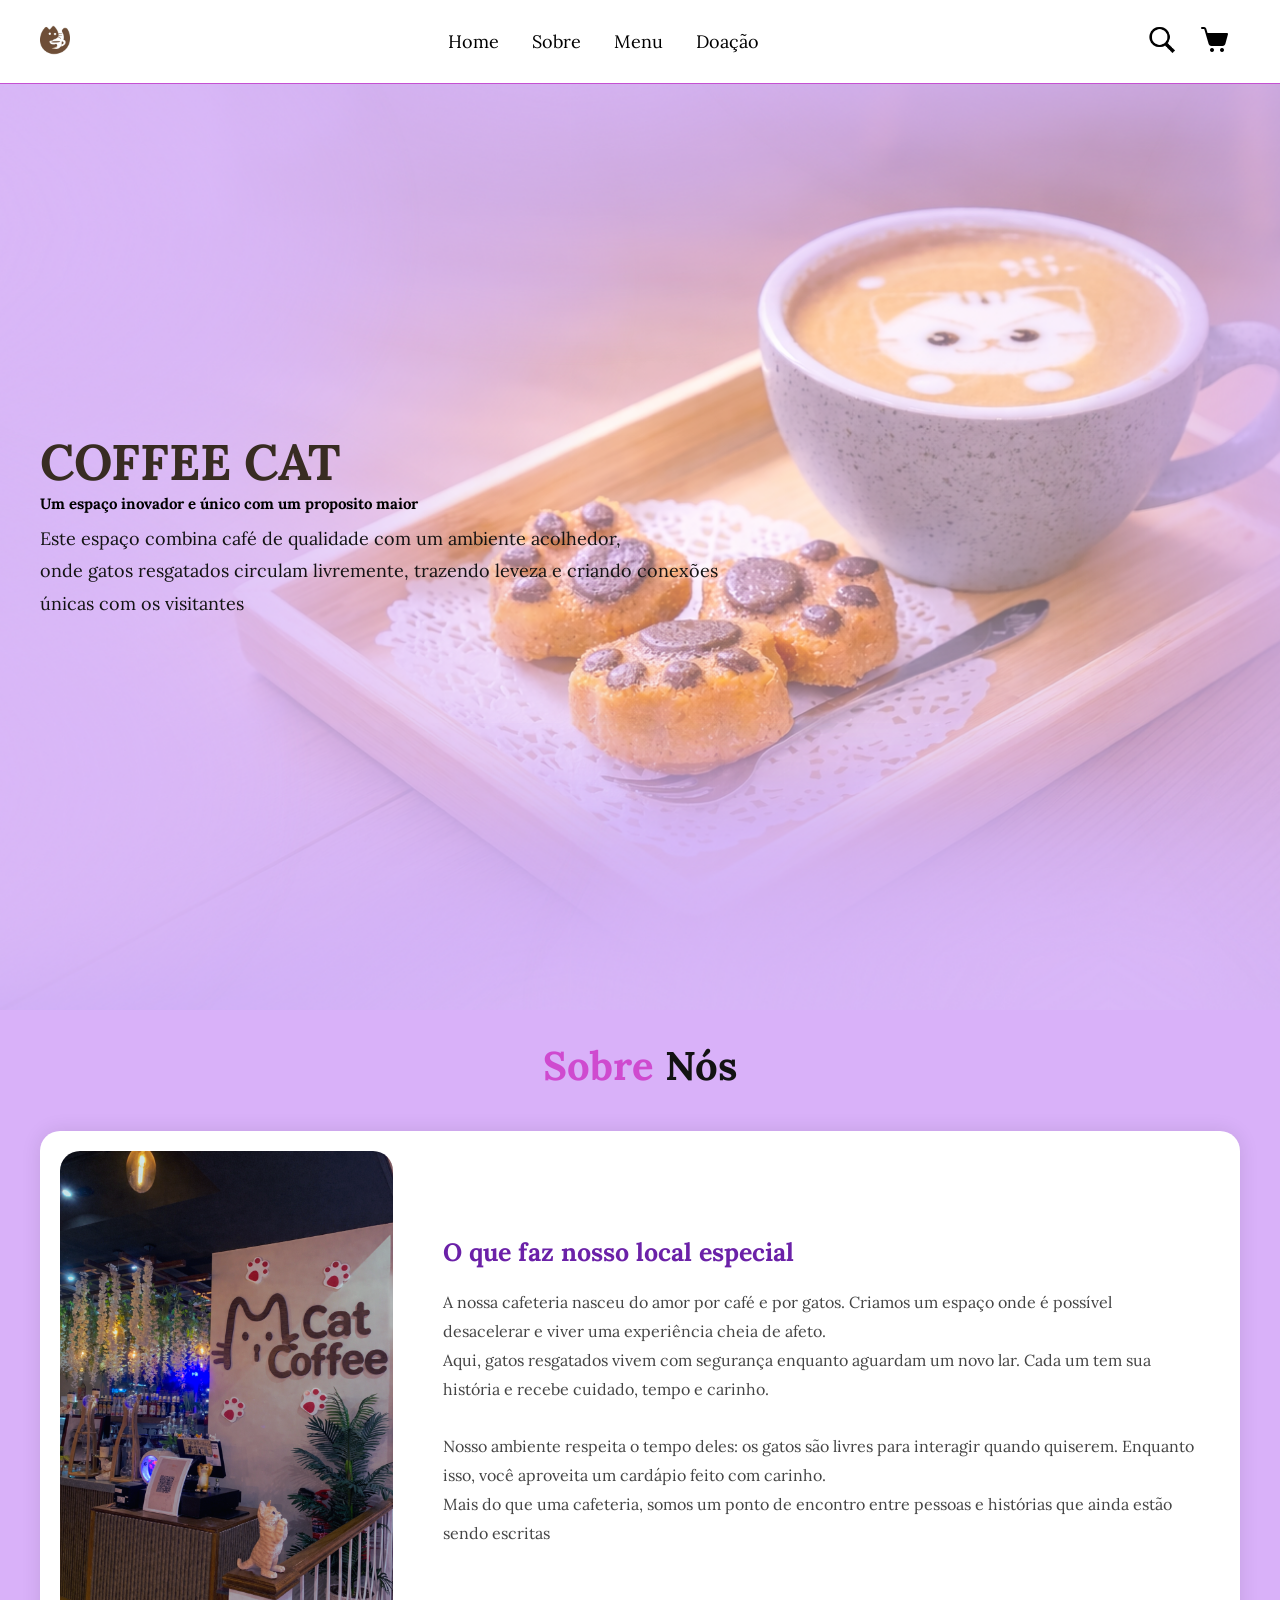
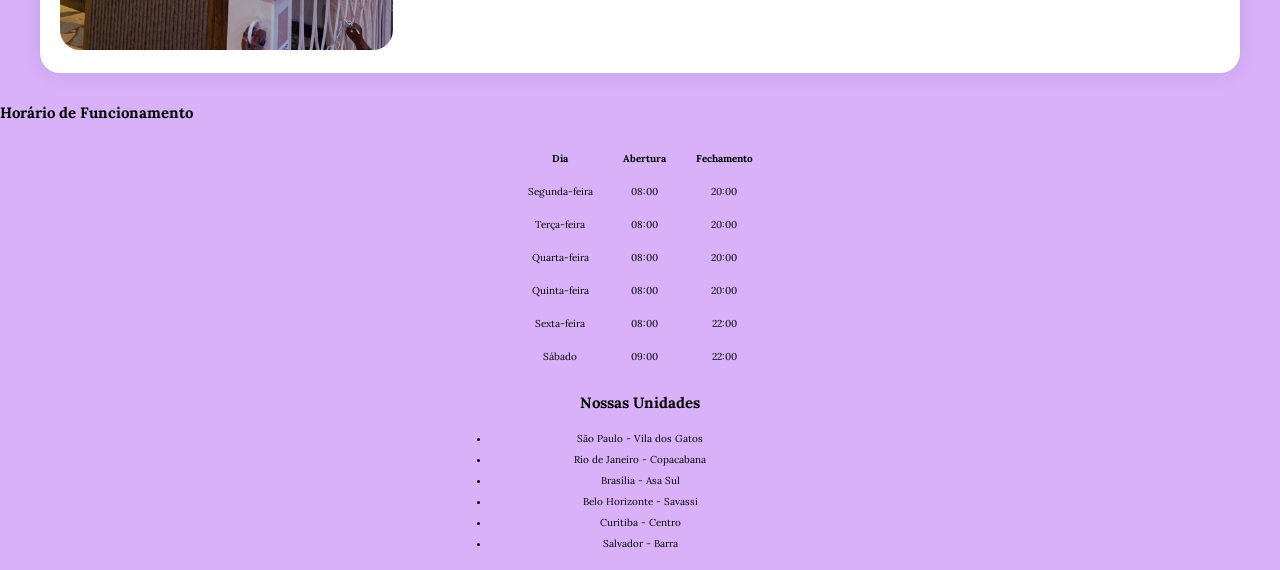
<file: projeto interface/index.html>
<!DOCTYPE html>
<html lang="pt-br">
<head>
    <meta charset="UTF-8">
    <meta name="viewport" content="width=device-width, initial-scale=1.0">
    <link rel="stylesheet" href="./style/style.css">
    <title>Coffee Cat</title>

    <!-- fontes -->
    <link href="https://fonts.googleapis.com/css2?family=Lora&family=Quicksand&display=swap" rel="stylesheet">
</head>

<body>

<header class="header">
    <section>

        <a href="#" class="logo">
            <img width="30" height="30" src="../projeto interface/icons/logo.jpg" alt="logo">
        </a>

        <nav class="navbar">
            <a href="#home">Home</a>
            <a href="#about">Sobre</a>
            <a href="./pagina/menu.html">Menu</a>
            <a href="./pagina/formulario.html">Doação</a>
        </nav>

        <div class="icons">
            <img width="30" height="30" src="./img/icons8-pesquisar-50.png">
            <img width="30" height="30" src="./img/icons8-carrinho-de-compras-30.png">
        </div>

    </section>
</header>

<!-- HOME -->
<div class="home-container">
    <section id="home">
        <div class="content">
            <h1>COFFEE CAT</h1>
            <h2>Um espaço inovador e único com um proposito maior</h2>

            <p>
                Este espaço combina café de qualidade com um ambiente acolhedor,
                <br>
                 onde gatos resgatados circulam livremente, trazendo leveza e criando conexões
                 <br>
                 únicas com os visitantes
            </p>
        </div>
    </section>
</div>

<!-- SOBRE -->
<section class="about" id="about">

    <h2 class="title">Sobre <span>Nós</span></h2>

    <div class="row">

        <div class="container-image">
            <img src="./img/cat coffe.png.png" alt="sobre-nos">
        </div>

        <div class="content">
            <h2>O que faz nosso local especial</h2>

            <p>
                A nossa cafeteria nasceu do amor por café e por gatos.
                Criamos um espaço onde é possível desacelerar e viver
                uma experiência cheia de afeto.
            <br >
                Aqui, gatos resgatados vivem com segurança enquanto aguardam
                um novo lar. Cada um tem sua história e recebe cuidado,
                tempo e carinho.
            <br >
           <br >

                Nosso ambiente respeita o tempo deles: os gatos são livres
                para interagir quando quiserem. Enquanto isso, você aproveita
                um cardápio feito com carinho.
            <br >
                Mais do que uma cafeteria, somos um ponto de encontro
                entre pessoas e histórias que ainda estão sendo escritas 
            </p>

        </div>

    </div>

</section>


<h2>Horário de Funcionamento</h2>

<table border="1">
    <tr>
        <th>Dia</th>
        <th>Abertura</th>
        <th>Fechamento</th>
    </tr>

    <tr>
        <td>Segunda-feira</td>
        <td>08:00</td>
        <td>20:00</td>
    </tr>

    <tr>
        <td>Terça-feira</td>
        <td>08:00</td>
        <td>20:00</td>
    </tr>

    <tr>
        <td>Quarta-feira</td>
        <td>08:00</td>
        <td>20:00</td>
    </tr>

    <tr>
        <td>Quinta-feira</td>
        <td>08:00</td>
        <td>20:00</td>
    </tr>

    <tr>
        <td>Sexta-feira</td>
        <td>08:00</td>
        <td>22:00</td>
    </tr>

    <tr>
        <td>Sábado</td>
        <td>09:00</td>
        <td>22:00</td>
    </tr>
</table>

<h2 class="titulo-lojas">Nossas Unidades</h2>

<ul class="lista-lojas">
    <li>São Paulo - Vila dos Gatos</li>
    <li>Rio de Janeiro - Copacabana</li>
    <li>Brasília - Asa Sul</li>
    <li>Belo Horizonte - Savassi</li>
    <li>Curitiba - Centro</li>
    <li>Salvador - Barra</li>
</ul>

</body>
</html>
</file>
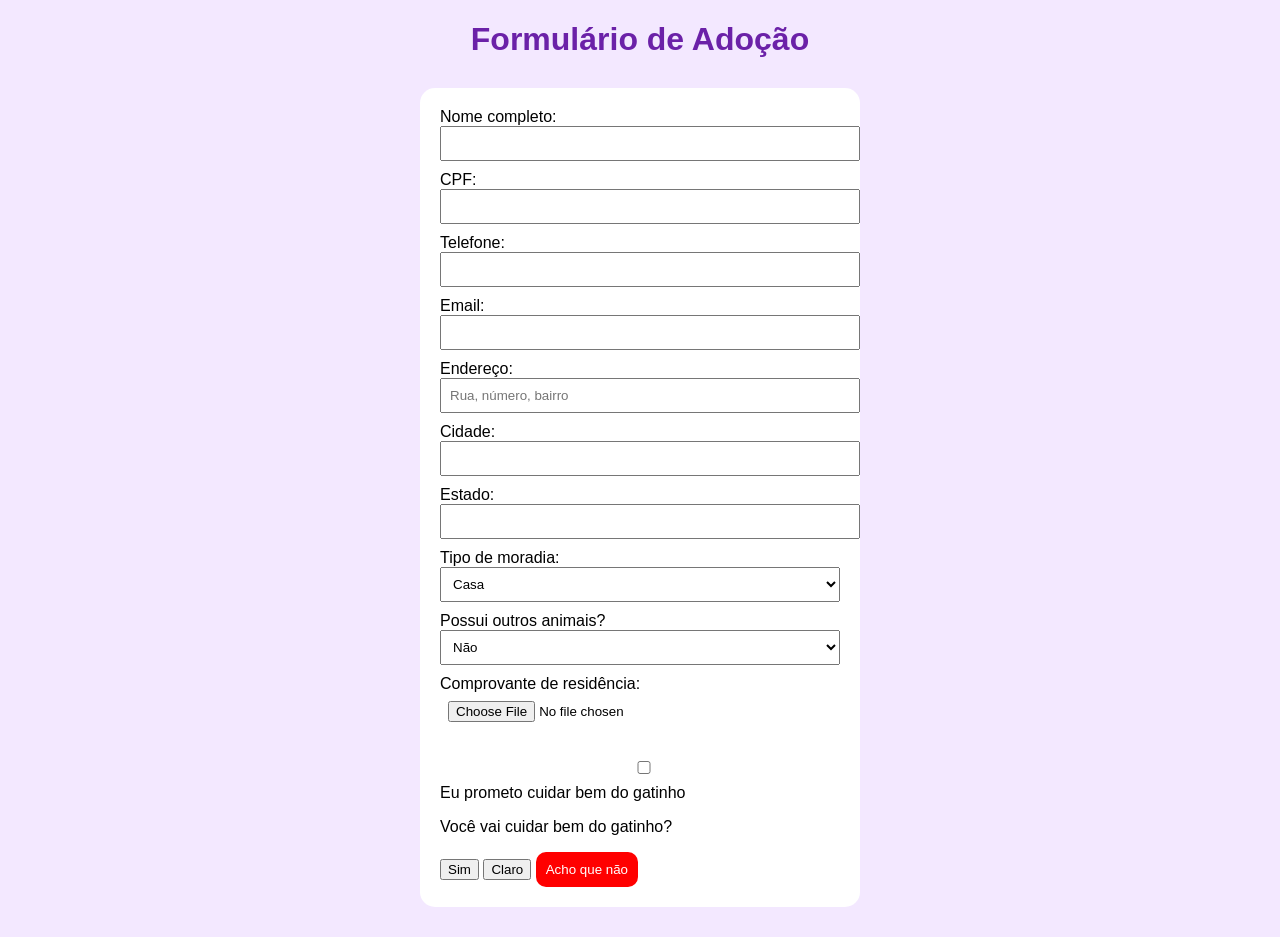
<file: projeto interface/pagina/form.html>
<!DOCTYPE html>
<html lang="pt-BR">
<head>
    <meta charset="UTF-8">
    <title>Formulário de Adoção</title>
    <link rel="stylesheet" href="../style/style4.css">
</head>
<body>

<h1>Formulário de Adoção </h1>

<form>

    <label>Nome completo:</label>
    <input type="text" required>

    <label>CPF:</label>
    <input type="text" required>

    <label>Telefone:</label>
    <input type="tel" required>

    <label>Email:</label>
    <input type="email" required>

    <label>Endereço:</label>
    <input type="text" placeholder="Rua, número, bairro" required>

    <label>Cidade:</label>
    <input type="text" required>

    <label>Estado:</label>
    <input type="text" required>

    <label>Tipo de moradia:</label>
    <select>
        <option>Casa</option>
        <option>Apartamento</option>
    </select>

    <label>Possui outros animais?</label>
    <select>
        <option>Não</option>
        <option>Sim</option>
    </select>

    <label>Comprovante de residência:</label>
    <input type="file">

    <br><br>

    <label>
        <input type="checkbox" required>
        Eu prometo cuidar bem do gatinho
    </label>

    <p>Você vai cuidar bem do gatinho? </p>
   
    <button class="btn-sim" type="submit">Sim</button>
    <button class="btn-sim" type="submit">Claro</button>
    
   
    <a href="../video/Entrou aqui pq então__20260415_121347_0000 (1).mp4">
    

        <button class="btn-nao" type="button">Acho que não</button>
    </a>

</form>

</body>
</html>
</file>
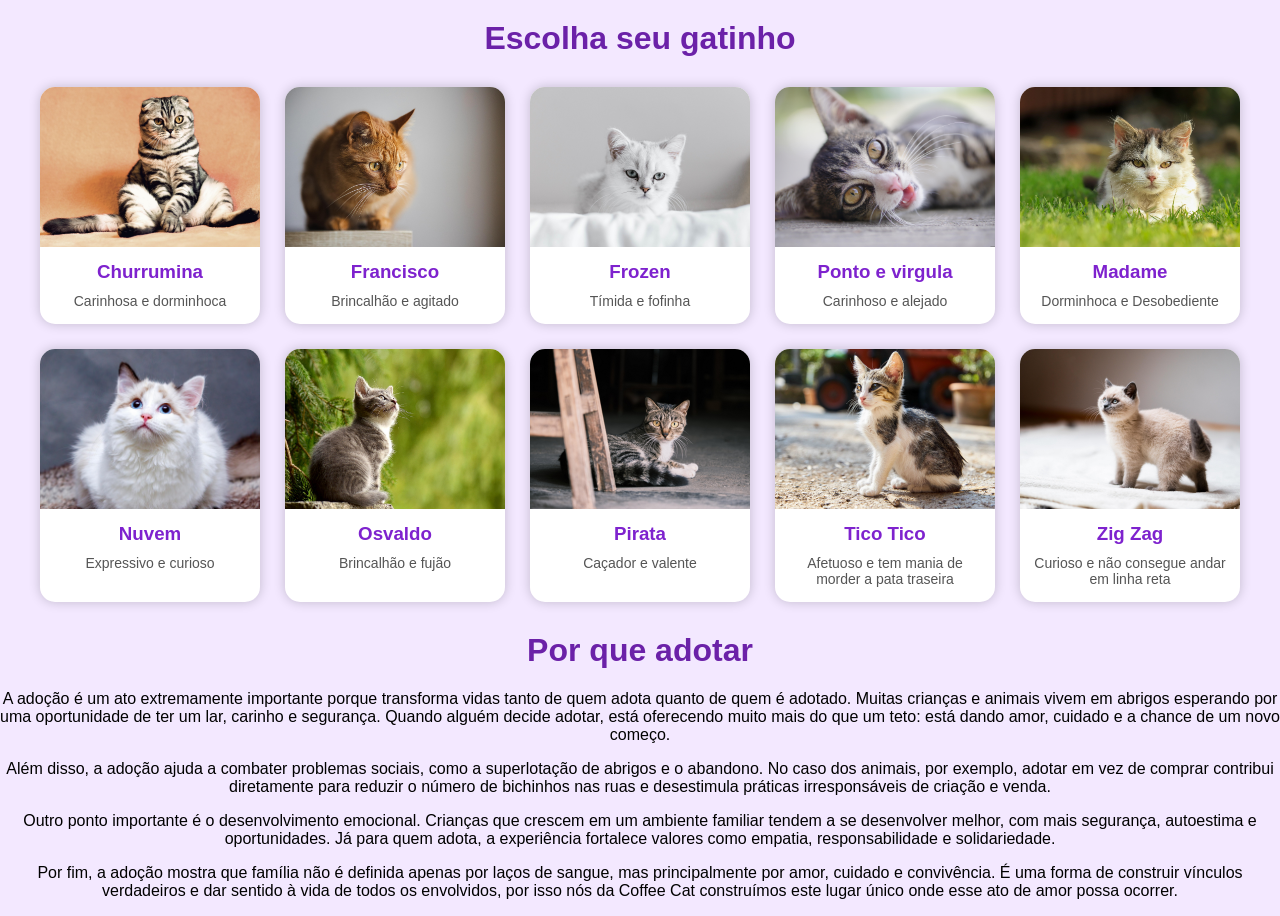
<file: projeto interface/pagina/formulario.html>
<!DOCTYPE html>
<html lang="pt-BR">
<head>
    <meta charset="UTF-8">
    <title>Adoção de Gatinhos</title>
    <link rel="stylesheet" href="../style/style3.css">
</head>
<body>

<h1>Escolha seu gatinho</h1>

<div class="container-cat">

    <a href="form.html?gato=Churrumina" class="card">
        <img src="../img/Churrumina.jpg" title="gatinha listrado">
        <h3>Churrumina</h3>
        <p>Carinhosa e dorminhoca </p>
    </a>

    <a href="form.html?gato=Francisco" class="card">
        <img src="../img/francisco.jpg" title="gatinho laranja">
        <h3>Francisco</h3>
        <p>Brincalhão e agitado</p>
    </a>

    <a href="form.html?gato=Frozen" class="card">
        <img src="../img/frozen.jpg" title="gatinha branca">
        <h3>Frozen</h3>
        <p>Tímida e fofinha</p>
    </a>

    <a href="form.html?gato=Ponto e virgula" class="card">
        <img src="../img/pontoevirgula.jpg" title="gatinho alejado">
        <h3>Ponto e virgula</h3>
        <p>Carinhoso e alejado</p>
    </a>

    <a href="form.html?gato=Madame" class="card">
        <img src="../img/madame.jpg" title="gatinha duas cores">
        <h3>Madame</h3>
        <p>Dorminhoca e Desobediente</p>
    </a>

    <a href="form.html?gato=Nuvem" class="card">
        <img src="../img/nuvem.jpg" title="gatinha branca">
        <h3>Nuvem</h3>
        <p>Expressivo e curioso</p>
    </a>

    <a href="form.html?gato=Osvaldo" class="card">
        <img src="../img/osvaldo.jpg" title="gatinho duas cores">
        <h3>Osvaldo</h3>
        <p>Brincalhão e fujão</p>
    </a>

    <a href="form.html?gato=Pirata" class="card">
        <img src="../img/pirata.jpg" title="gatinho listrado">
        <h3>Pirata</h3>
        <p>Caçador e valente</p>
    </a>
    <a href="form.html?gato=Tico Tico" class="card">
        <img src="../img/ticotico.jpg" title="gatinho tricolor">
        <h3>Tico Tico</h3>
        <p>Afetuoso e tem mania de morder a pata traseira</p>
    </a>
    
    <a href="form.html?gato=Zig Zag" class="card">
        <img src="../img/zigzag.jpg" title="gatinho siames">
        <h3>Zig Zag</h3>
        <p>Curioso e não consegue andar em linha reta</p>
    </a>

</div>

<h1>Por que adotar</h1>
<p>A adoção é um ato extremamente importante porque transforma vidas tanto de quem adota quanto de quem é adotado. Muitas crianças e animais vivem em abrigos esperando por uma oportunidade de ter um lar, carinho e segurança. Quando alguém decide adotar, está oferecendo muito mais do que um teto: está dando amor, cuidado e a chance de um novo começo.
</p>

<p>Além disso, a adoção ajuda a combater problemas sociais, como a superlotação de abrigos e o abandono. No caso dos animais, por exemplo, adotar em vez de comprar contribui diretamente para reduzir o número de bichinhos nas ruas e desestimula práticas irresponsáveis de criação e venda.</p>

<p>Outro ponto importante é o desenvolvimento emocional. Crianças que crescem em um ambiente familiar tendem a se desenvolver melhor, com mais segurança, autoestima e oportunidades. Já para quem adota, a experiência fortalece valores como empatia, responsabilidade e solidariedade.</p>

<p>Por fim, a adoção mostra que família não é definida apenas por laços de sangue, mas principalmente por amor, cuidado e convivência. É uma forma de construir vínculos verdadeiros e dar sentido à vida de todos os envolvidos, por isso nós da Coffee Cat construímos este lugar único onde esse ato de amor possa ocorrer.</p>
</body>
</html>
</file>
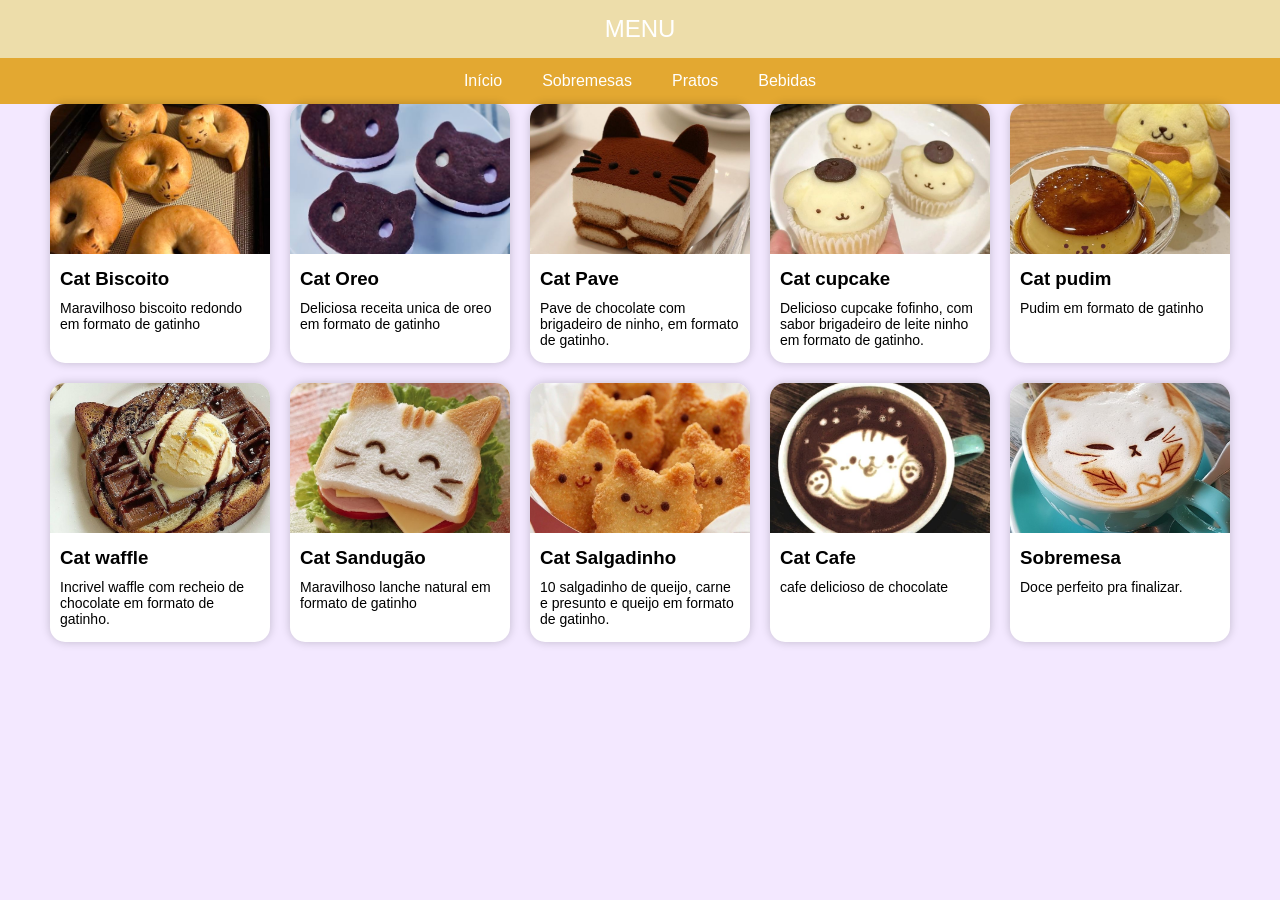
<file: projeto interface/pagina/menu.html>
<!DOCTYPE html>
<html lang="pt-BR">
<head>
    <meta charset="UTF-8">
    <title>Menu</title>
    <link rel="stylesheet" href="../style/style2.css">
</head>
<body>

<header>
    MENU
</header>

<nav>
    <a href="../index.html">Início</a>
    <a href="#sobremesa">Sobremesas</a>
     <a href="#pratos">Pratos</a>
    <a href="#bebidas">Bebidas</a>
</nav>

<main class="container">

    <div class="card">
        <img src="../img/biscoito uc.jpg" alt="Sobremesas" title="biscoito em formato de gatinho">
        <h3>Cat Biscoito</h3>
        <p>Maravilhoso biscoito redondo em formato de gatinho</p>
    </div>

    <div class="card">
        <img src="../img/biscoitos.jpg" alt="Sobremesas" title="bolacha em formato de gatinho">
        <h3>Cat Oreo</h3>
        <p>Deliciosa receita unica de oreo em formato de gatinho</p>
    </div>


    <div class="card">
        <img src="../img/brownie.jpg" alt="Sobremesas" title="pave em formato de gato">
        <h3>Cat Pave</h3>
        <p>Pave de chocolate com brigadeiro de ninho, em formato de gatinho.</p>
    </div>

    <div class="card">
        <img src="../img/cake.jpg" alt="Sobremesas" title="cupcake em formato de gato">
        <h3>Cat cupcake</h3>
        <p>Delicioso cupcake fofinho, com sabor brigadeiro de leite ninho em formato de gatinho.</p>
    </div>

    <div class="card">
        <img src="../img/pudim.jpg" alt="Sobremesas" title="pudim em formato de gatinho">
        <h3>Cat pudim</h3>
        <p>Pudim em formato de gatinho</p>
    </div>

    <div class="card">
        <img src="../img/waffle.jpg" alt="Sobremesas" title="waffle em formato de gato">
        <h3>Cat waffle</h3>
        <p>Incrivel waffle com recheio de chocolate em formato de gatinho.</p>
    </div>

    <div class="card">
        <img src="../img/lanche.jpg" alt="Pratos" title="lanche em formato de gatinho">
        <h3>Cat Sandugão</h3>
        <p>Maravilhoso lanche natural em formato de gatinho</p>
    </div>

    <div class="card">
        <img src="../img/salgadinho.jpg" alt="Pratos" title="salgadinho em formato de gatinho">
        <h3>Cat Salgadinho</h3>
        <p>10 salgadinho de queijo, carne e presunto e queijo em formato de gatinho.</p>
    </div>

    <div class="card">
        <img src="../img/cafe.jpg" alt="Bebidas" title="café em formato de gatinho">
        <h3>Cat Cafe </h3>
        <p>cafe delicioso de chocolate </p>
    </div>

    <div class="card">
        <img src="../img/cappucino coreano.jpg" alt="bebidas" title="cappucino em formato de gatinho" >
        <h3>Sobremesa</h3>
        <p>Doce perfeito pra finalizar.</p>
    </div>

</main>

</body>
</html>
</file>
<file: projeto interface/style/style.css>
:root{
    --main-color: #cf4acf;
    --black: #131313;
    --bg: #ffffff;
    --border: 0.1rem solid #c550d2; 
    font-size: 10px;
}

*{
    margin: 0;
    padding: 0;
    outline: none;
    border: none;
    text-decoration: none;
    transition: 0.2s linear;
    font-family: "Lora", serif;
}

body{
    background-color: #d9b1f9;
}

section{
    padding: 3rem 2rem;
    margin: 0 auto;
    max-width: 1200px; 
}

.header{
    position: fixed;
    top: 0;
    left: 0;
    right: 0;
    z-index: 99;
    border-bottom: var(--border);
    background-color: var(--bg);
}

.header section{
    display: flex;
    align-items: center;
    justify-content: space-between;
    padding: 1.5rem 2rem;
}

.navbar a {
    margin: 0 1.5rem;
    font-size: 1.8rem;
    color: black;
}

.navbar a:hover {
    color: #d400f9;
    border-bottom: 0.2rem solid #d400f9;
    padding-bottom: 0.5rem; 
}

.icons img{
    margin: 1rem;
    cursor: pointer;
    transition: 0.3s;
}

.icons img:hover{
    transform: scale(1.2);
}

.home-container{
    background: url("../img/logo.png.png") no-repeat center/cover;
}

.home-container section{
    display: flex;
    align-items: center;
    min-height: 100vh;
    padding-top: 8rem; 
}

.content{
    max-width: 100rem;
}

.content h1{
    color: #382c22;
    font-size: 5rem; 
}

.content p{
    color: #131313;
    font-size: 1.8rem;
    line-height: 1.8;
    padding: 1rem 0;
}

.title {
    font-size: 4rem;
    color: var(--main-color);
    text-align: center;
    margin-bottom: 4rem;
}

.title span{
    color: #131313;
}

.about .row {
    display: flex;
    align-items: center;
    gap: 3rem;
    background-color: white;
    padding: 2rem;
    border-radius: 20px;
    box-shadow: 0 0 20px rgba(0,0,0,0.1);
}

.container-image img {
    width: 100%;
    max-width: 500px;
    border-radius: 20px;
    object-fit: cover;
}

.about .row .content{
    padding: 2rem;
}

.about .row .content h2{
    font-size: 2.5rem;
    color: #6b21a8;
    margin-bottom: 1rem;
}

.about .row .content p{
    font-size: 1.6rem;
    color: #444;
    line-height: 1.8;
    margin-bottom: 1rem;
}

.about .row:hover {
    transform: scale(1.01);
}
table {
    margin: 20px auto;
    border-collapse: collapse;
    text-align: center;
}

th, td {
    padding: 10px 15px;
}
.titulo-lojas {
    text-align: center;
    margin-top: 20px;
}

.lista-lojas {
    max-width: 300px;
    margin: 20px auto;
    padding: 0;
}

.lista-lojas li {
    text-align: center;
    margin: 8px 0;
}
</file>
<file: projeto interface/style/style4.css>
body {
    font-family: Arial, sans-serif;
    background-color: #f3e8ff;
    text-align: center;
    margin: 0;
}

h1 {
    color: #6b21a8;
}

form {
    background: white;
    max-width: 400px;
    margin: 30px auto;
    padding: 20px;
    border-radius: 15px;
    text-align: left;
}

input, select {
    width: 100%;
    margin-bottom: 10px;
    padding: 8px;
}


.btn-nao {
    background-color: red;
    color: white;
    padding: 10px;
    border: none;
    border-radius: 10px;
    cursor: pointer;
}


.negado {
    position: fixed;
    top: 0;
    left: 0;
    width: 100%;
    height: 100vh;
    display: none;
}


#negado:target {
    display: block;
}

.negado img {
    width: 100%;
    height: 100%;
    object-fit: cover;
}
</file>
<file: projeto interface/style/style3.css>
body {
    font-family: Arial, sans-serif;
    background-color: #f3e8ff;
    margin: 0;
    text-align: center;
}


h1 {
    margin-top: 20px;
    color: #6b21a8;
}


.container-cat {
    display: flex;
    justify-content: center;
    gap: 25px;
    margin: 30px;
    flex-wrap: wrap;
}


.card {
    width: 220px;
    background-color: white;
    border-radius: 15px;
    overflow: hidden;
    box-shadow: 0 0 12px rgba(0,0,0,0.2);
    text-decoration: none;
    color: black;
    transition: transform 0.3s, box-shadow 0.3s;
}


.card:hover {
    transform: scale(1.05);
    box-shadow: 0 0 18px rgba(0,0,0,0.3);
}


.card img {
    width: 100%;
    height: 160px;
    object-fit: cover;
}


.card h3 {
    margin: 10px;
    color: #7e22ce;
}


.card p {
    margin: 0 10px 15px;
    font-size: 14px;
    color: #555;
}
</file>
<file: projeto interface/style/style2.css>
Body {
    font-family: Arial, sans-serif;
    background-color: #f3e8ff;
    margin: 0;
}


header {
    background-color: #edddaa;
    padding: 15px;
    text-align: center;
    color: white;
    font-size: 24px;
}

nav {
    background-color: #e3a831;
    display: flex;
    justify-content: center;
}

nav a {
    color: white;
    padding: 14px 20px;
    text-decoration: none;
}

nav a:hover {
    background-color: #ab6210;
}

.container {
    display: flex;
    flex-wrap: wrap;
    justify-content: center;
    gap: 20px;
   
}

.card {
    width: 220px;
    background-color: white;
    border-radius: 15px;
    overflow: hidden;
    box-shadow: 0 0 10px rgba(0,0,0,0.2);
    transition: transform 0.3s;
}

.card:hover {
    transform: scale(1.05);
}

.card img {
    width: 100%;
    height: 150px;
    object-fit: cover;
}

.card h3 {
    margin: 10px;
}

.card p {
    margin: 0 10px 15px;
    font-size: 14px;
}
</file>
